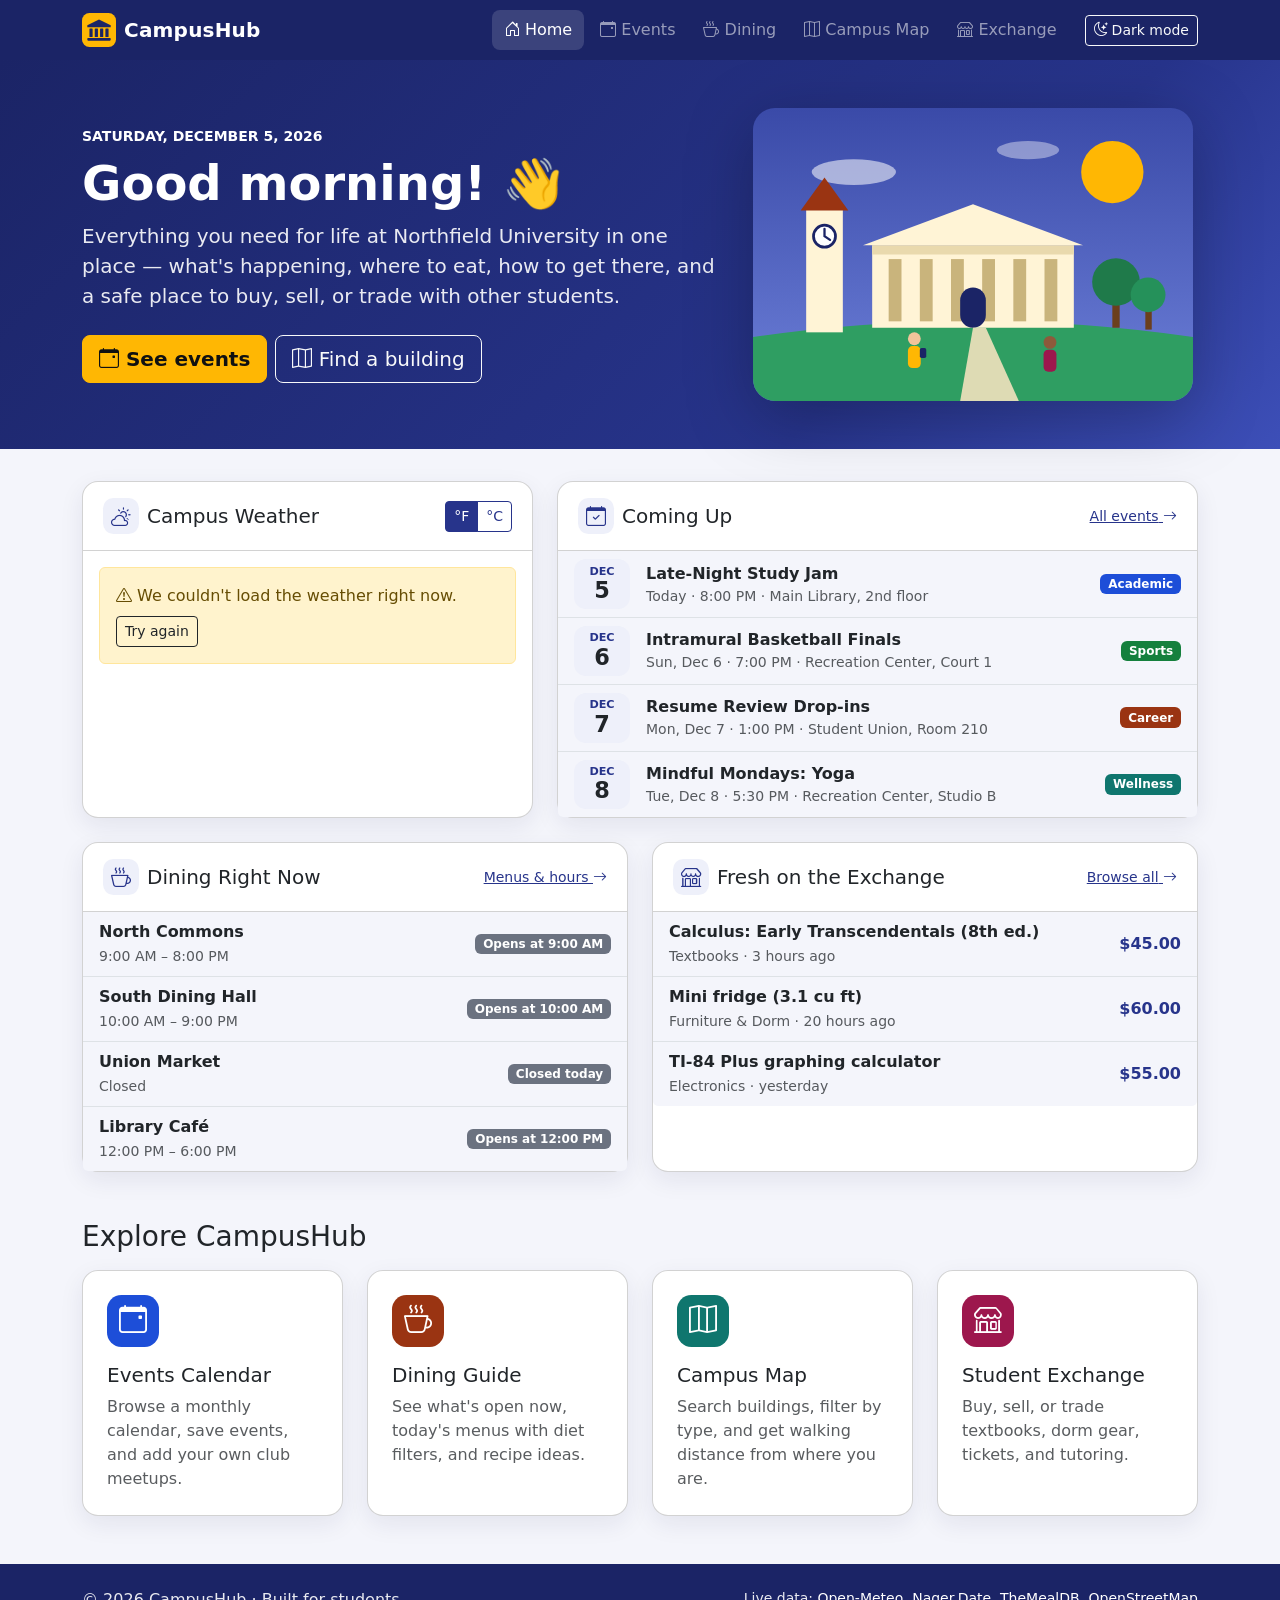
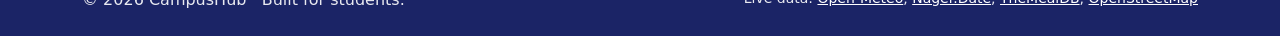
<file: index.html>
<!DOCTYPE html>
<html lang="en" data-bs-theme="light">
<head>
  <meta charset="UTF-8">
  <meta name="viewport" content="width=device-width, initial-scale=1">
  <meta name="description" content="CampusHub is a campus life super app: live weather, events, dining hours, an interactive campus map and a student marketplace in one place.">
  <title>Home | CampusHub</title>
  <link rel="icon" href="assets/img/logo.svg" type="image/svg+xml">

  <!-- Bootstrap 5 + Bootstrap Icons (CDN) -->
  <link rel="stylesheet" href="https://cdn.jsdelivr.net/npm/bootstrap@5.3.3/dist/css/bootstrap.min.css">
  <link rel="stylesheet" href="https://cdn.jsdelivr.net/npm/bootstrap-icons@1.11.3/font/bootstrap-icons.min.css">
  <!-- Custom styles (loaded last so they can override Bootstrap) -->
  <link rel="stylesheet" href="css/styles.css">

  <script>
    // Apply the saved (or system) color theme before the page paints to avoid a flash.
    try {
      const saved = JSON.parse(localStorage.getItem("campushub.theme"));
      const prefersDark = window.matchMedia("(prefers-color-scheme: dark)").matches;
      document.documentElement.setAttribute("data-bs-theme", saved || (prefersDark ? "dark" : "light"));
    } catch (e) { /* storage unavailable: keep light theme */ }
  </script>
</head>
<body>
  <a class="visually-hidden-focusable skip-link" href="#main">Skip to main content</a>

  <header>
    <nav class="navbar navbar-expand-lg navbar-dark bg-brand sticky-top" aria-label="Main navigation">
      <div class="container">
        <a class="navbar-brand d-flex align-items-center gap-2" href="index.html">
          <img src="assets/img/logo.svg" alt="" width="34" height="34">
          <span>CampusHub</span>
        </a>
        <button class="navbar-toggler" type="button" data-bs-toggle="collapse" data-bs-target="#mainNav"
                aria-controls="mainNav" aria-expanded="false" aria-label="Toggle navigation">
          <span class="navbar-toggler-icon"></span>
        </button>
        <div class="collapse navbar-collapse" id="mainNav">
          <ul class="navbar-nav ms-auto gap-lg-1">
            <li class="nav-item"><a class="nav-link active" aria-current="page" href="index.html"><i class="bi bi-house-door" aria-hidden="true"></i> Home</a></li>
            <li class="nav-item"><a class="nav-link" href="events.html"><i class="bi bi-calendar-event" aria-hidden="true"></i> Events</a></li>
            <li class="nav-item"><a class="nav-link" href="dining.html"><i class="bi bi-cup-hot" aria-hidden="true"></i> Dining</a></li>
            <li class="nav-item"><a class="nav-link" href="map.html"><i class="bi bi-map" aria-hidden="true"></i> Campus Map</a></li>
            <li class="nav-item"><a class="nav-link" href="marketplace.html"><i class="bi bi-shop" aria-hidden="true"></i> Exchange</a></li>
          </ul>
          <button id="themeToggle" class="btn btn-outline-light btn-sm ms-lg-3 my-2 my-lg-0" type="button" aria-pressed="false">
            <i class="bi bi-moon-stars" aria-hidden="true"></i><span class="ms-1">Dark mode</span>
          </button>
        </div>
      </div>
    </nav>
  </header>

  <main id="main" tabindex="-1">
    <!-- Hero / greeting -->
    <section class="hero" aria-labelledby="greeting">
      <div class="container">
        <div class="row align-items-center g-4">
          <div class="col-lg-7">
            <p class="text-uppercase fw-semibold small mb-2" id="todayDate">Today</p>
            <h1 class="display-5 fw-bold" id="greeting">Welcome to CampusHub</h1>
            <p class="lead mb-4">
              Everything you need for life at <span data-campus-name>your campus</span> in one place —
              what's happening, where to eat, how to get there, and a safe place to buy, sell, or trade with other students.
            </p>
            <div class="d-flex flex-wrap gap-2 justify-content-center justify-content-lg-start">
              <a class="btn btn-accent btn-lg" href="events.html"><i class="bi bi-calendar-event" aria-hidden="true"></i> See events</a>
              <a class="btn btn-outline-light btn-lg" href="map.html"><i class="bi bi-map" aria-hidden="true"></i> Find a building</a>
            </div>
          </div>
          <div class="col-lg-5 text-center">
            <img class="hero-img" src="assets/img/campus-hero.svg" width="480" height="320"
                 alt="Illustration of a sunny campus quad with a columned library, a clock tower, trees, and students walking.">
          </div>
        </div>
      </div>
    </section>

    <div class="container">
      <!-- At-a-glance dashboard -->
      <div class="row g-4">
        <!-- Live weather (Open-Meteo API) -->
        <section class="col-lg-5" aria-labelledby="weatherHeading">
          <div class="card ch-card h-100">
            <div class="card-header d-flex flex-wrap align-items-center justify-content-between gap-2">
              <h2 class="h5 mb-0 d-flex align-items-center" id="weatherHeading">
                <span class="card-title-icon"><i class="bi bi-cloud-sun" aria-hidden="true"></i></span>
                Campus Weather
              </h2>
              <div class="btn-group btn-group-sm" role="group" aria-label="Temperature units">
                <input type="radio" class="btn-check" name="units" id="unitF" value="fahrenheit" checked>
                <label class="btn btn-outline-primary" for="unitF">°F</label>
                <input type="radio" class="btn-check" name="units" id="unitC" value="celsius">
                <label class="btn btn-outline-primary" for="unitC">°C</label>
              </div>
            </div>
            <div class="card-body" id="weatherBody" aria-live="polite" aria-busy="true">
              <span class="skeleton mb-3" style="height:4rem"></span>
              <span class="skeleton mb-2"></span>
              <span class="skeleton" style="height:5rem"></span>
              <span class="visually-hidden">Loading weather…</span>
            </div>
          </div>
        </section>

        <!-- Next events -->
        <section class="col-lg-7" aria-labelledby="upcomingHeading">
          <div class="card ch-card h-100">
            <div class="card-header d-flex align-items-center justify-content-between">
              <h2 class="h5 mb-0 d-flex align-items-center" id="upcomingHeading">
                <span class="card-title-icon"><i class="bi bi-calendar-check" aria-hidden="true"></i></span>
                Coming Up
              </h2>
              <a href="events.html" class="small">All events<span class="visually-hidden"> on the events calendar</span> <i class="bi bi-arrow-right" aria-hidden="true"></i></a>
            </div>
            <ul class="list-group list-group-flush" id="upcomingList">
              <li class="list-group-item">Loading events…</li>
            </ul>
          </div>
        </section>

        <!-- Dining open now -->
        <section class="col-md-6" aria-labelledby="diningHeading">
          <div class="card ch-card h-100">
            <div class="card-header d-flex align-items-center justify-content-between">
              <h2 class="h5 mb-0 d-flex align-items-center" id="diningHeading">
                <span class="card-title-icon"><i class="bi bi-cup-hot" aria-hidden="true"></i></span>
                Dining Right Now
              </h2>
              <a href="dining.html" class="small">Menus &amp; hours <i class="bi bi-arrow-right" aria-hidden="true"></i></a>
            </div>
            <ul class="list-group list-group-flush" id="diningNow"></ul>
          </div>
        </section>

        <!-- Latest marketplace listings -->
        <section class="col-md-6" aria-labelledby="exchangeHeading">
          <div class="card ch-card h-100">
            <div class="card-header d-flex align-items-center justify-content-between">
              <h2 class="h5 mb-0 d-flex align-items-center" id="exchangeHeading">
                <span class="card-title-icon"><i class="bi bi-shop" aria-hidden="true"></i></span>
                Fresh on the Exchange
              </h2>
              <a href="marketplace.html" class="small">Browse all<span class="visually-hidden"> listings</span> <i class="bi bi-arrow-right" aria-hidden="true"></i></a>
            </div>
            <ul class="list-group list-group-flush" id="latestListings"></ul>
          </div>
        </section>
      </div>

      <!-- Feature tiles -->
      <section class="mt-5" aria-labelledby="featuresHeading">
        <h2 class="h3 mb-3" id="featuresHeading">Explore CampusHub</h2>
        <div class="row g-4">
          <div class="col-sm-6 col-lg-3">
            <a class="card ch-card feature-tile cat-academic" href="events.html">
              <span class="feature-icon"><i class="bi bi-calendar-event" aria-hidden="true"></i></span>
              <h3 class="h5">Events Calendar</h3>
              <p class="mb-0 text-body-secondary">Browse a monthly calendar, save events, and add your own club meetups.</p>
            </a>
          </div>
          <div class="col-sm-6 col-lg-3">
            <a class="card ch-card feature-tile cat-dining" href="dining.html">
              <span class="feature-icon"><i class="bi bi-cup-hot" aria-hidden="true"></i></span>
              <h3 class="h5">Dining Guide</h3>
              <p class="mb-0 text-body-secondary">See what's open now, today's menus with diet filters, and recipe ideas.</p>
            </a>
          </div>
          <div class="col-sm-6 col-lg-3">
            <a class="card ch-card feature-tile cat-services" href="map.html">
              <span class="feature-icon"><i class="bi bi-map" aria-hidden="true"></i></span>
              <h3 class="h5">Campus Map</h3>
              <p class="mb-0 text-body-secondary">Search buildings, filter by type, and get walking distance from where you are.</p>
            </a>
          </div>
          <div class="col-sm-6 col-lg-3">
            <a class="card ch-card feature-tile cat-social" href="marketplace.html">
              <span class="feature-icon"><i class="bi bi-shop" aria-hidden="true"></i></span>
              <h3 class="h5">Student Exchange</h3>
              <p class="mb-0 text-body-secondary">Buy, sell, or trade textbooks, dorm gear, tickets, and tutoring.</p>
            </a>
          </div>
        </div>
      </section>
    </div>
  </main>

  <footer class="site-footer mt-5 py-4">
    <div class="container d-flex flex-column flex-md-row justify-content-between gap-2">
      <p class="mb-0">&copy; <span id="year">2026</span> CampusHub · Built for students.</p>
      <p class="mb-0 small">
        Live data: <a href="https://open-meteo.com/">Open-Meteo</a>,
        <a href="https://date.nager.at/">Nager.Date</a>,
        <a href="https://www.themealdb.com/">TheMealDB</a>,
        <a href="https://www.openstreetmap.org/copyright">OpenStreetMap</a>
      </p>
    </div>
  </footer>

  <!-- Scripts: Bootstrap bundle, shared data/helpers, then this page's logic -->
  <script src="https://cdn.jsdelivr.net/npm/bootstrap@5.3.3/dist/js/bootstrap.bundle.min.js"></script>
  <script src="js/data.js"></script>
  <script src="js/main.js"></script>
  <script src="js/dashboard.js"></script>
</body>
</html>
</file>
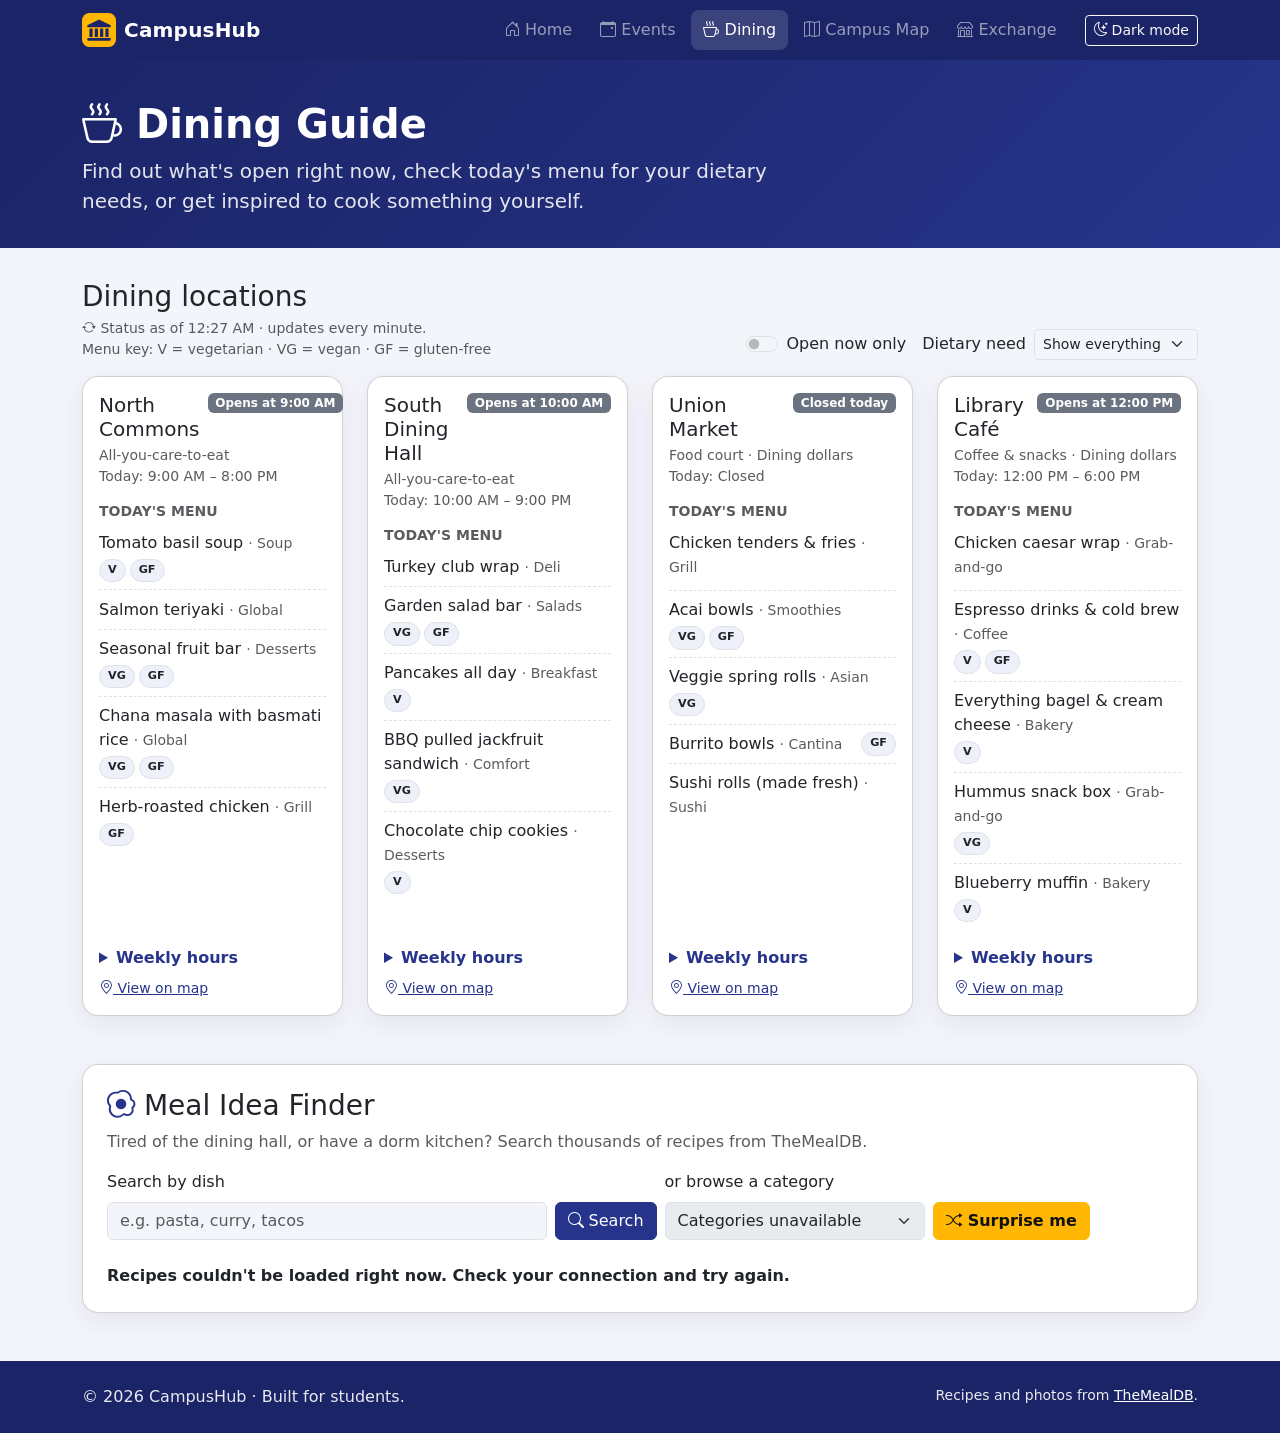
<file: dining.html>
<!DOCTYPE html>
<html lang="en" data-bs-theme="light">
<head>
  <meta charset="UTF-8">
  <meta name="viewport" content="width=device-width, initial-scale=1">
  <meta name="description" content="Campus dining guide: live open/closed status, today's menus with dietary filters, and recipe ideas from TheMealDB API.">
  <title>Dining | CampusHub</title>
  <link rel="icon" href="assets/img/logo.svg" type="image/svg+xml">

  <link rel="stylesheet" href="https://cdn.jsdelivr.net/npm/bootstrap@5.3.3/dist/css/bootstrap.min.css">
  <link rel="stylesheet" href="https://cdn.jsdelivr.net/npm/bootstrap-icons@1.11.3/font/bootstrap-icons.min.css">
  <link rel="stylesheet" href="css/styles.css">

  <script>
    // Apply the saved (or system) color theme before the page paints to avoid a flash.
    try {
      const saved = JSON.parse(localStorage.getItem("campushub.theme"));
      const prefersDark = window.matchMedia("(prefers-color-scheme: dark)").matches;
      document.documentElement.setAttribute("data-bs-theme", saved || (prefersDark ? "dark" : "light"));
    } catch (e) { /* storage unavailable: keep light theme */ }
  </script>
</head>
<body>
  <a class="visually-hidden-focusable skip-link" href="#main">Skip to main content</a>

  <header>
    <nav class="navbar navbar-expand-lg navbar-dark bg-brand sticky-top" aria-label="Main navigation">
      <div class="container">
        <a class="navbar-brand d-flex align-items-center gap-2" href="index.html">
          <img src="assets/img/logo.svg" alt="" width="34" height="34">
          <span>CampusHub</span>
        </a>
        <button class="navbar-toggler" type="button" data-bs-toggle="collapse" data-bs-target="#mainNav"
                aria-controls="mainNav" aria-expanded="false" aria-label="Toggle navigation">
          <span class="navbar-toggler-icon"></span>
        </button>
        <div class="collapse navbar-collapse" id="mainNav">
          <ul class="navbar-nav ms-auto gap-lg-1">
            <li class="nav-item"><a class="nav-link" href="index.html"><i class="bi bi-house-door" aria-hidden="true"></i> Home</a></li>
            <li class="nav-item"><a class="nav-link" href="events.html"><i class="bi bi-calendar-event" aria-hidden="true"></i> Events</a></li>
            <li class="nav-item"><a class="nav-link active" aria-current="page" href="dining.html"><i class="bi bi-cup-hot" aria-hidden="true"></i> Dining</a></li>
            <li class="nav-item"><a class="nav-link" href="map.html"><i class="bi bi-map" aria-hidden="true"></i> Campus Map</a></li>
            <li class="nav-item"><a class="nav-link" href="marketplace.html"><i class="bi bi-shop" aria-hidden="true"></i> Exchange</a></li>
          </ul>
          <button id="themeToggle" class="btn btn-outline-light btn-sm ms-lg-3 my-2 my-lg-0" type="button" aria-pressed="false">
            <i class="bi bi-moon-stars" aria-hidden="true"></i><span class="ms-1">Dark mode</span>
          </button>
        </div>
      </div>
    </nav>
  </header>

  <main id="main" tabindex="-1">
    <div class="page-header">
      <div class="container">
        <h1 class="fw-bold"><i class="bi bi-cup-hot" aria-hidden="true"></i> Dining Guide</h1>
        <p class="lead mb-0">Find out what's open right now, check today's menu for your dietary needs, or get inspired to cook something yourself.</p>
      </div>
    </div>

    <div class="container">
      <!-- Dining halls: live open/closed status -->
      <section aria-labelledby="hallsHeading">
        <div class="d-flex flex-wrap align-items-end justify-content-between gap-3 mb-3">
          <div>
            <h2 class="h3 mb-1" id="hallsHeading">Dining locations</h2>
            <p class="small text-body-secondary mb-0" id="lastUpdated"></p>
          </div>
          <form class="d-flex flex-wrap align-items-center gap-3" id="diningFilters" aria-label="Filter dining locations">
            <div class="form-check form-switch mb-0">
              <input class="form-check-input" type="checkbox" role="switch" id="openNowOnly">
              <label class="form-check-label" for="openNowOnly">Open now only</label>
            </div>
            <div class="d-flex align-items-center gap-2">
              <label for="dietFilter" class="form-label mb-0 text-nowrap">Dietary need</label>
              <select class="form-select form-select-sm" id="dietFilter">
                <option value="all">Show everything</option>
                <option value="vegetarian">Vegetarian</option>
                <option value="vegan">Vegan</option>
                <option value="gluten-free">Gluten-free</option>
              </select>
            </div>
          </form>
        </div>
        <p class="visually-hidden" id="hallCount" role="status"></p>
        <div class="row g-4" id="diningHalls"><!-- rendered by dining.js --></div>
      </section>

      <!-- Recipe finder: TheMealDB API -->
      <section class="mt-5" aria-labelledby="recipesHeading">
        <div class="card ch-card">
          <div class="card-body p-4">
            <h2 class="h3" id="recipesHeading"><i class="bi bi-egg-fried text-brand" aria-hidden="true"></i> Meal Idea Finder</h2>
            <p class="text-body-secondary">Tired of the dining hall, or have a dorm kitchen? Search thousands of recipes from TheMealDB.</p>

            <form class="row g-2 align-items-end mb-4" id="recipeSearchForm" role="search">
              <div class="col-md-5">
                <label for="recipeQuery" class="form-label">Search by dish</label>
                <input type="search" class="form-control" id="recipeQuery" placeholder="e.g. pasta, curry, tacos">
              </div>
              <div class="col-auto">
                <button type="submit" class="btn btn-primary"><i class="bi bi-search" aria-hidden="true"></i> Search</button>
              </div>
              <div class="col-md-3">
                <label for="recipeCategory" class="form-label">or browse a category</label>
                <select class="form-select" id="recipeCategory">
                  <option value="">Loading categories…</option>
                </select>
              </div>
              <div class="col-auto">
                <button type="button" class="btn btn-accent" id="randomRecipe"><i class="bi bi-shuffle" aria-hidden="true"></i> Surprise me</button>
              </div>
            </form>

            <p class="fw-semibold" id="recipeStatus" role="status"></p>
            <div class="row g-3" id="recipeResults" aria-busy="false"></div>
          </div>
        </div>
      </section>
    </div>
  </main>

  <!-- Recipe details dialog -->
  <div class="modal fade" id="recipeModal" tabindex="-1" aria-labelledby="recipeModalTitle" aria-hidden="true">
    <div class="modal-dialog modal-lg modal-dialog-scrollable">
      <div class="modal-content">
        <div class="modal-header">
          <h2 class="modal-title h5" id="recipeModalTitle">Recipe</h2>
          <button type="button" class="btn-close" data-bs-dismiss="modal" aria-label="Close"></button>
        </div>
        <div class="modal-body" id="recipeModalBody"></div>
      </div>
    </div>
  </div>

  <footer class="site-footer mt-5 py-4">
    <div class="container d-flex flex-column flex-md-row justify-content-between gap-2">
      <p class="mb-0">&copy; <span id="year">2026</span> CampusHub · Built for students.</p>
      <p class="mb-0 small">Recipes and photos from <a href="https://www.themealdb.com/">TheMealDB</a>.</p>
    </div>
  </footer>

  <script src="https://cdn.jsdelivr.net/npm/bootstrap@5.3.3/dist/js/bootstrap.bundle.min.js"></script>
  <script src="js/data.js"></script>
  <script src="js/main.js"></script>
  <script src="js/dining.js"></script>
</body>
</html>
</file>
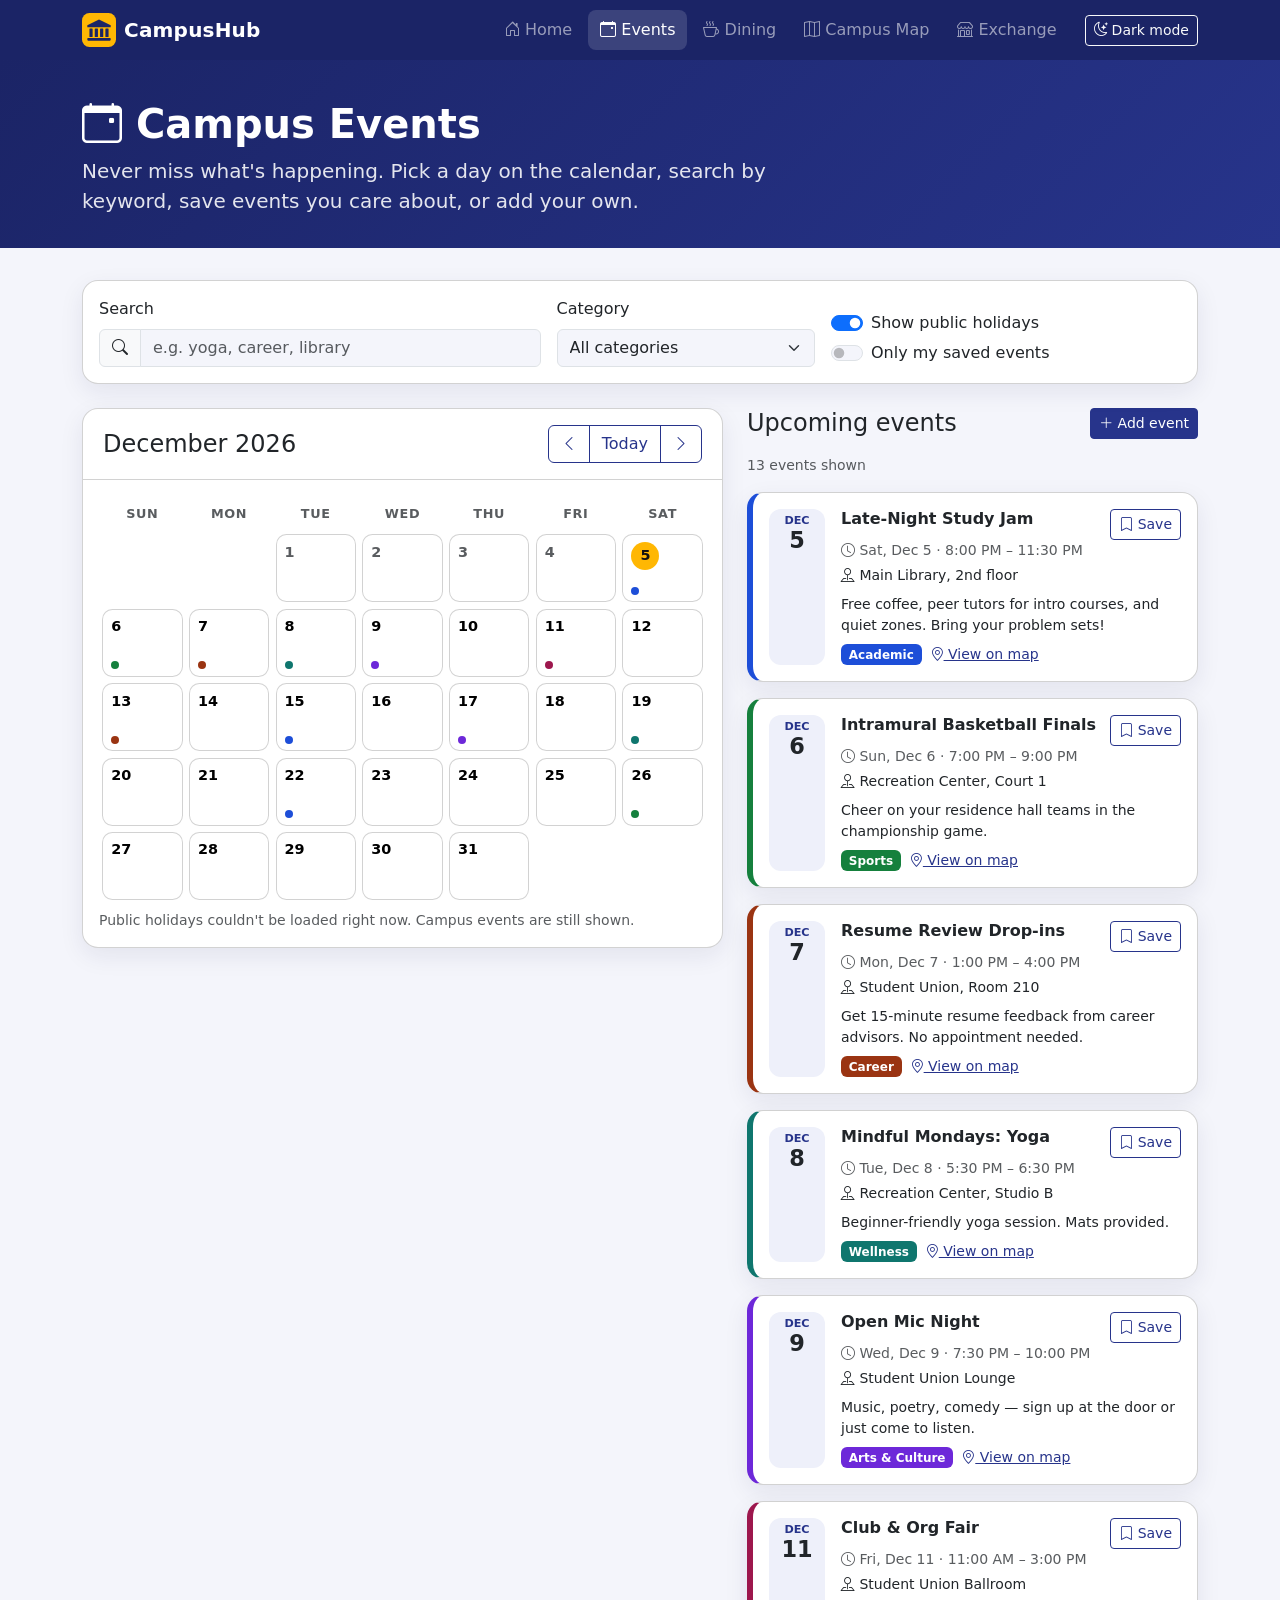
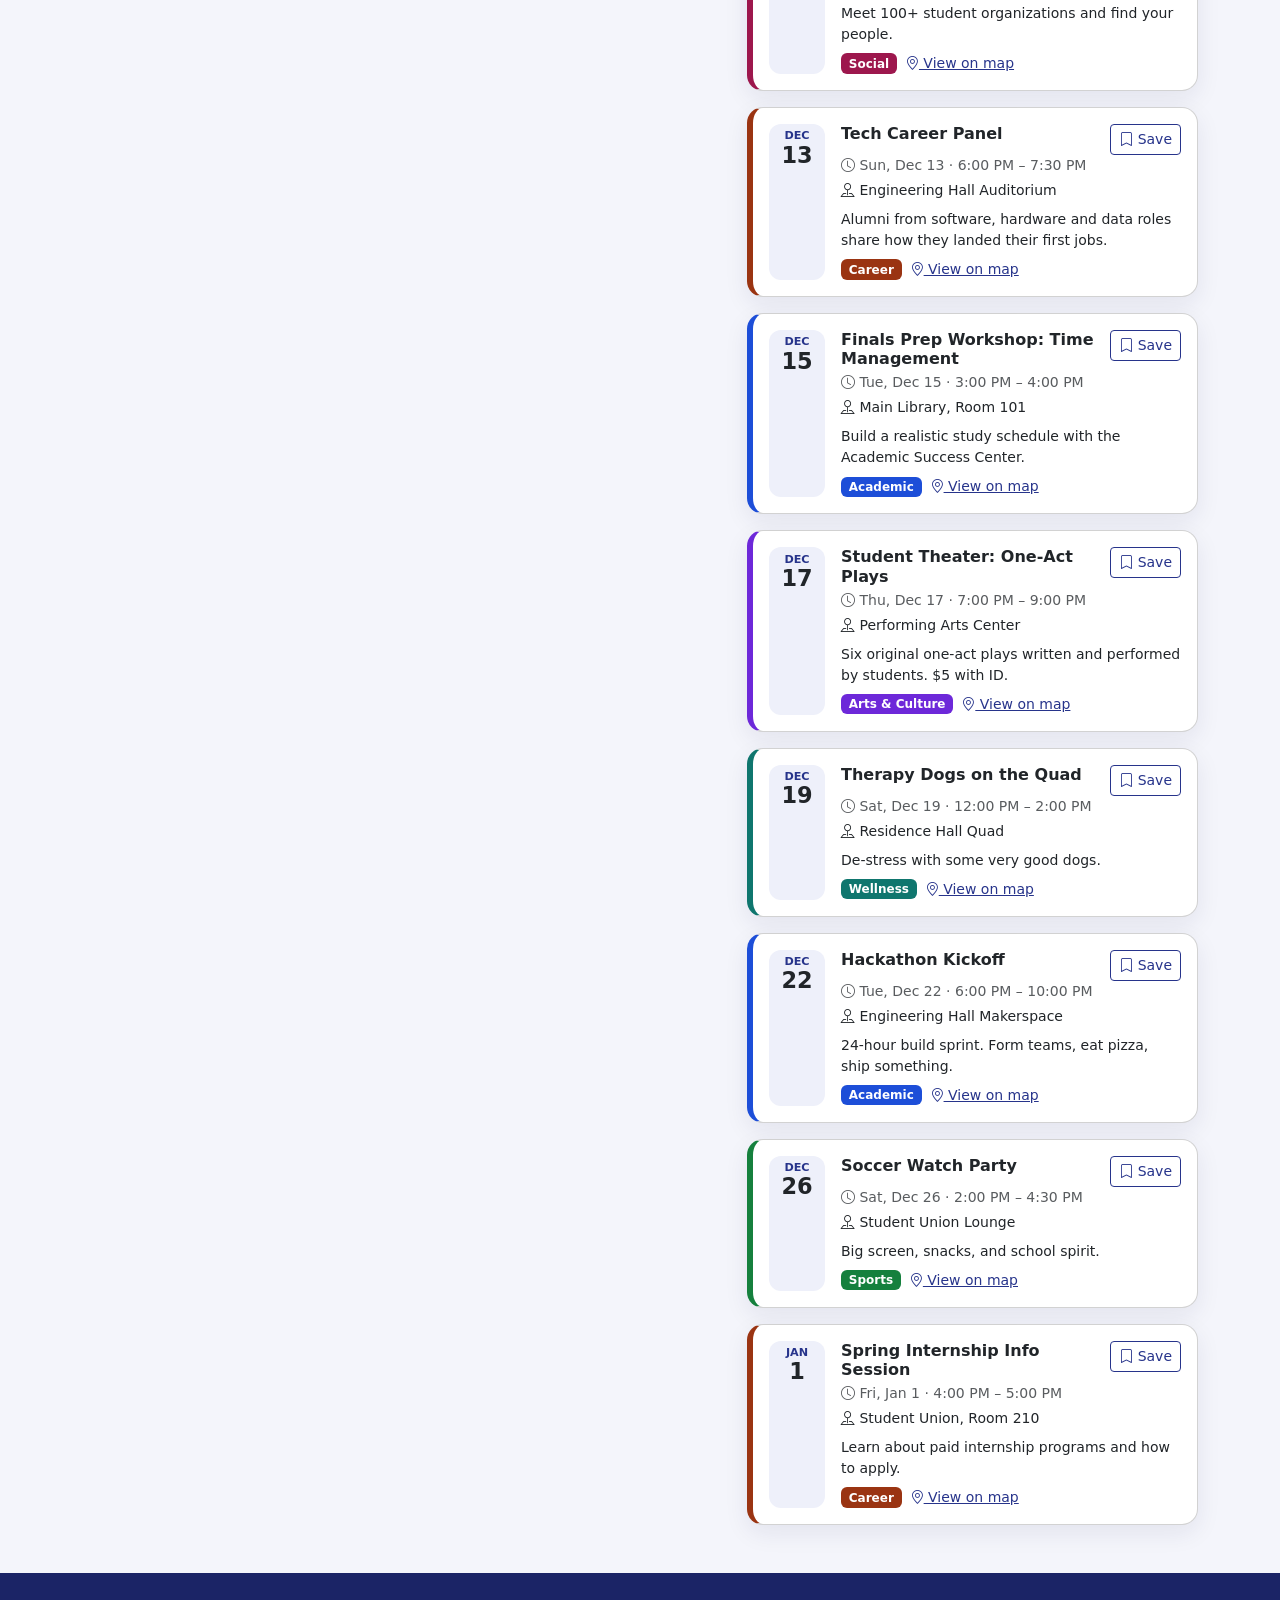
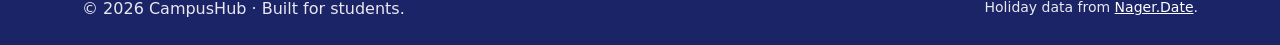
<file: events.html>
<!DOCTYPE html>
<html lang="en" data-bs-theme="light">
<head>
  <meta charset="UTF-8">
  <meta name="viewport" content="width=device-width, initial-scale=1">
  <meta name="description" content="Campus events calendar: browse, search, save, and add student events. Public holidays load live from the Nager.Date API.">
  <title>Events | CampusHub</title>
  <link rel="icon" href="assets/img/logo.svg" type="image/svg+xml">

  <link rel="stylesheet" href="https://cdn.jsdelivr.net/npm/bootstrap@5.3.3/dist/css/bootstrap.min.css">
  <link rel="stylesheet" href="https://cdn.jsdelivr.net/npm/bootstrap-icons@1.11.3/font/bootstrap-icons.min.css">
  <link rel="stylesheet" href="css/styles.css">

  <script>
    // Apply the saved (or system) color theme before the page paints to avoid a flash.
    try {
      const saved = JSON.parse(localStorage.getItem("campushub.theme"));
      const prefersDark = window.matchMedia("(prefers-color-scheme: dark)").matches;
      document.documentElement.setAttribute("data-bs-theme", saved || (prefersDark ? "dark" : "light"));
    } catch (e) { /* storage unavailable: keep light theme */ }
  </script>
</head>
<body>
  <a class="visually-hidden-focusable skip-link" href="#main">Skip to main content</a>

  <header>
    <nav class="navbar navbar-expand-lg navbar-dark bg-brand sticky-top" aria-label="Main navigation">
      <div class="container">
        <a class="navbar-brand d-flex align-items-center gap-2" href="index.html">
          <img src="assets/img/logo.svg" alt="" width="34" height="34">
          <span>CampusHub</span>
        </a>
        <button class="navbar-toggler" type="button" data-bs-toggle="collapse" data-bs-target="#mainNav"
                aria-controls="mainNav" aria-expanded="false" aria-label="Toggle navigation">
          <span class="navbar-toggler-icon"></span>
        </button>
        <div class="collapse navbar-collapse" id="mainNav">
          <ul class="navbar-nav ms-auto gap-lg-1">
            <li class="nav-item"><a class="nav-link" href="index.html"><i class="bi bi-house-door" aria-hidden="true"></i> Home</a></li>
            <li class="nav-item"><a class="nav-link active" aria-current="page" href="events.html"><i class="bi bi-calendar-event" aria-hidden="true"></i> Events</a></li>
            <li class="nav-item"><a class="nav-link" href="dining.html"><i class="bi bi-cup-hot" aria-hidden="true"></i> Dining</a></li>
            <li class="nav-item"><a class="nav-link" href="map.html"><i class="bi bi-map" aria-hidden="true"></i> Campus Map</a></li>
            <li class="nav-item"><a class="nav-link" href="marketplace.html"><i class="bi bi-shop" aria-hidden="true"></i> Exchange</a></li>
          </ul>
          <button id="themeToggle" class="btn btn-outline-light btn-sm ms-lg-3 my-2 my-lg-0" type="button" aria-pressed="false">
            <i class="bi bi-moon-stars" aria-hidden="true"></i><span class="ms-1">Dark mode</span>
          </button>
        </div>
      </div>
    </nav>
  </header>

  <main id="main" tabindex="-1">
    <div class="page-header">
      <div class="container">
        <h1 class="fw-bold"><i class="bi bi-calendar-event" aria-hidden="true"></i> Campus Events</h1>
        <p class="lead mb-0">Never miss what's happening. Pick a day on the calendar, search by keyword, save events you care about, or add your own.</p>
      </div>
    </div>

    <div class="container">
      <!-- Filters toolbar -->
      <section class="card ch-card mb-4" aria-labelledby="filtersHeading">
        <div class="card-body">
          <h2 class="visually-hidden" id="filtersHeading">Filter events</h2>
          <form class="row g-3 align-items-end" id="eventFilters" role="search">
            <div class="col-md-5">
              <label for="eventSearch" class="form-label">Search</label>
              <div class="input-group">
                <span class="input-group-text"><i class="bi bi-search" aria-hidden="true"></i></span>
                <input type="search" class="form-control" id="eventSearch" placeholder="e.g. yoga, career, library">
              </div>
            </div>
            <div class="col-sm-6 col-md-3">
              <label for="eventCategory" class="form-label">Category</label>
              <select class="form-select" id="eventCategory">
                <option value="all">All categories</option>
                <!-- options added by events.js from EVENT_CATEGORIES -->
              </select>
            </div>
            <div class="col-sm-6 col-md-4 d-flex flex-column gap-1">
              <div class="form-check form-switch">
                <input class="form-check-input" type="checkbox" role="switch" id="showHolidays" checked>
                <label class="form-check-label" for="showHolidays">Show public holidays</label>
              </div>
              <div class="form-check form-switch">
                <input class="form-check-input" type="checkbox" role="switch" id="savedOnly">
                <label class="form-check-label" for="savedOnly">Only my saved events</label>
              </div>
            </div>
          </form>
        </div>
      </section>

      <div class="row g-4">
        <!-- Month calendar -->
        <section class="col-lg-7" aria-labelledby="monthLabel">
          <div class="card ch-card">
            <div class="card-header d-flex flex-wrap align-items-center justify-content-between gap-2">
              <h2 class="h4 mb-0" id="monthLabel" aria-live="polite">Month</h2>
              <div class="btn-group" role="group" aria-label="Change month">
                <button type="button" class="btn btn-outline-primary" id="prevMonth" aria-label="Previous month">
                  <i class="bi bi-chevron-left" aria-hidden="true"></i>
                </button>
                <button type="button" class="btn btn-outline-primary" id="todayBtn">Today</button>
                <button type="button" class="btn btn-outline-primary" id="nextMonth" aria-label="Next month">
                  <i class="bi bi-chevron-right" aria-hidden="true"></i>
                </button>
              </div>
            </div>
            <div class="card-body p-2 p-sm-3">
              <div id="calendar"><!-- calendar table rendered by events.js --></div>
              <p class="small text-body-secondary mt-2 mb-0" id="holidayStatus" aria-live="polite"></p>
            </div>
          </div>
        </section>

        <!-- Agenda list -->
        <section class="col-lg-5" aria-labelledby="agendaHeading">
          <div class="d-flex flex-wrap align-items-center justify-content-between gap-2 mb-3">
            <h2 class="h4 mb-0" id="agendaHeading">Upcoming events</h2>
            <div class="d-flex gap-2">
              <button type="button" class="btn btn-sm btn-outline-primary d-none" id="clearDay">Show all upcoming</button>
              <button type="button" class="btn btn-sm btn-primary" data-bs-toggle="modal" data-bs-target="#addEventModal">
                <i class="bi bi-plus-lg" aria-hidden="true"></i> Add event
              </button>
            </div>
          </div>
          <p class="small text-body-secondary" id="agendaCount" role="status"></p>
          <div id="agendaList" class="d-flex flex-column gap-3"></div>
        </section>
      </div>
    </div>
  </main>

  <!-- Add-event dialog (Bootstrap modal) -->
  <div class="modal fade" id="addEventModal" tabindex="-1" aria-labelledby="addEventTitle" aria-hidden="true">
    <div class="modal-dialog modal-dialog-scrollable">
      <form class="modal-content" id="addEventForm" novalidate>
        <div class="modal-header">
          <h2 class="modal-title h5" id="addEventTitle">Add a campus event</h2>
          <button type="button" class="btn-close" data-bs-dismiss="modal" aria-label="Close"></button>
        </div>
        <div class="modal-body">
          <p class="small text-body-secondary">Fields marked <span aria-hidden="true">*</span><span class="visually-hidden">with an asterisk</span> are required. Events are saved in this browser.</p>
          <div class="mb-3">
            <label for="evTitle" class="form-label">Event name *</label>
            <input type="text" class="form-control" id="evTitle" required maxlength="80">
            <div class="invalid-feedback">Please give the event a name.</div>
          </div>
          <div class="row g-3 mb-3">
            <div class="col-sm-6">
              <label for="evDate" class="form-label">Date *</label>
              <input type="date" class="form-control" id="evDate" required>
              <div class="invalid-feedback">Please choose a date.</div>
            </div>
            <div class="col-sm-6">
              <label for="evCategory" class="form-label">Category *</label>
              <select class="form-select" id="evCategory" required>
                <option value="">Choose…</option>
              </select>
              <div class="invalid-feedback">Please choose a category.</div>
            </div>
            <div class="col-6">
              <label for="evStart" class="form-label">Start time *</label>
              <input type="time" class="form-control" id="evStart" required>
              <div class="invalid-feedback">Add a start time.</div>
            </div>
            <div class="col-6">
              <label for="evEnd" class="form-label">End time *</label>
              <input type="time" class="form-control" id="evEnd" required>
              <div class="invalid-feedback" id="evEndFeedback">Add an end time after the start.</div>
            </div>
          </div>
          <div class="mb-3">
            <label for="evLocation" class="form-label">Location *</label>
            <input type="text" class="form-control" id="evLocation" required maxlength="80" list="buildingOptions"
                   placeholder="e.g. Student Union, Room 210">
            <datalist id="buildingOptions"></datalist>
            <div class="invalid-feedback">Where is it happening?</div>
          </div>
          <div class="mb-1">
            <label for="evDescription" class="form-label">Description</label>
            <textarea class="form-control" id="evDescription" rows="3" maxlength="300"></textarea>
          </div>
        </div>
        <div class="modal-footer">
          <button type="button" class="btn btn-outline-secondary" data-bs-dismiss="modal">Cancel</button>
          <button type="submit" class="btn btn-primary">Save event</button>
        </div>
      </form>
    </div>
  </div>

  <footer class="site-footer mt-5 py-4">
    <div class="container d-flex flex-column flex-md-row justify-content-between gap-2">
      <p class="mb-0">&copy; <span id="year">2026</span> CampusHub · Built for students.</p>
      <p class="mb-0 small">Holiday data from <a href="https://date.nager.at/">Nager.Date</a>.</p>
    </div>
  </footer>

  <script src="https://cdn.jsdelivr.net/npm/bootstrap@5.3.3/dist/js/bootstrap.bundle.min.js"></script>
  <script src="js/data.js"></script>
  <script src="js/main.js"></script>
  <script src="js/events.js"></script>
</body>
</html>
</file>
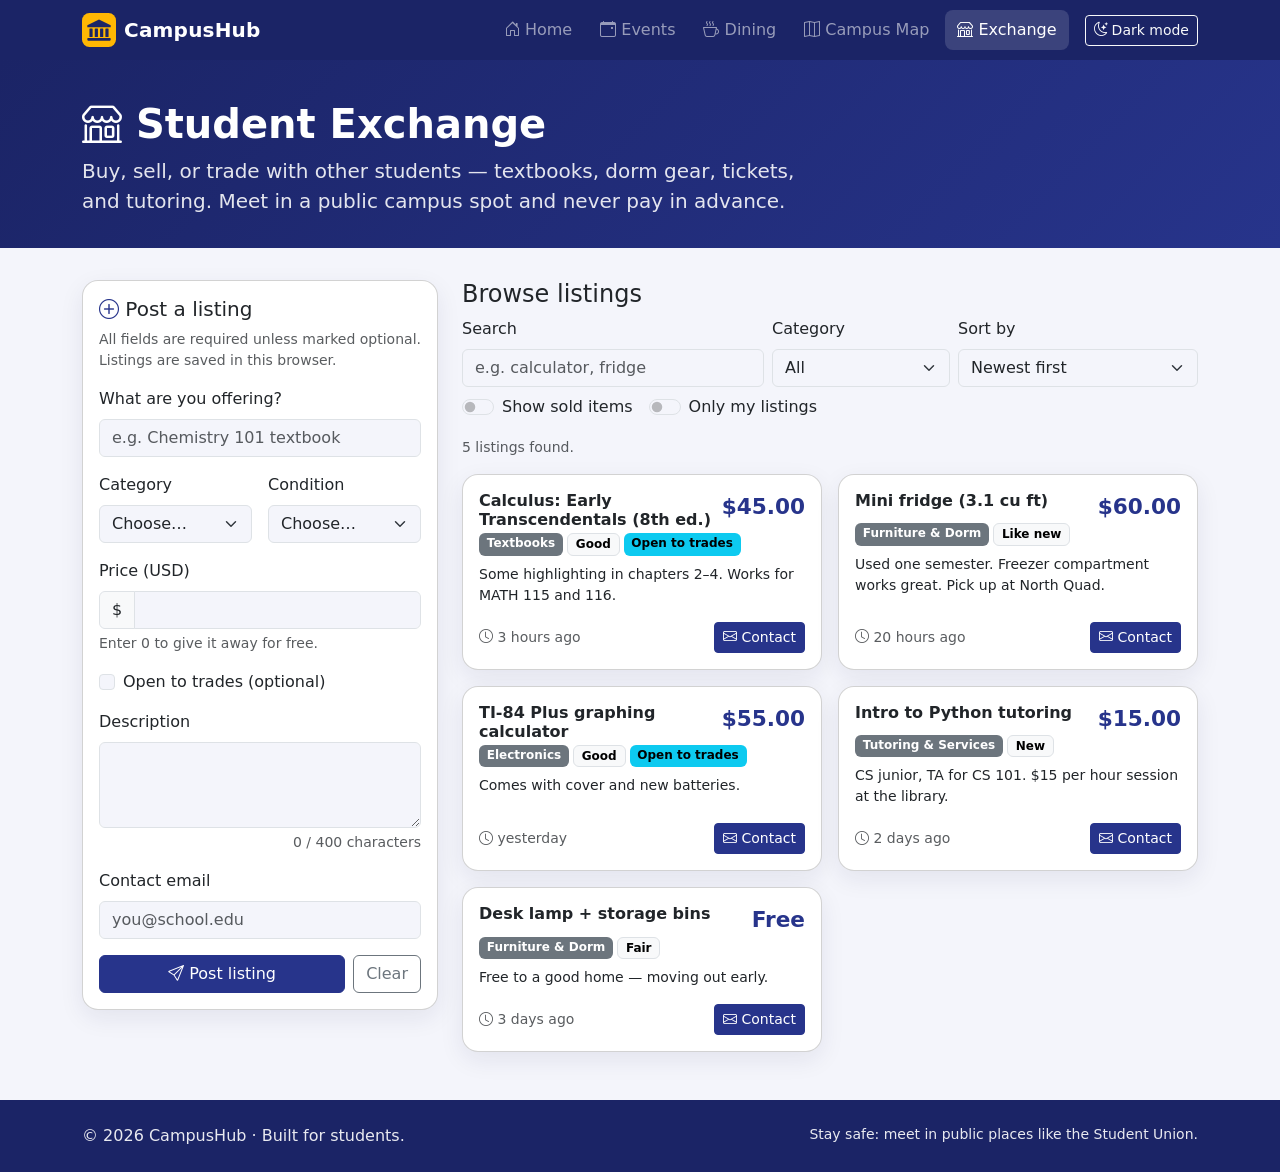
<file: marketplace.html>
<!DOCTYPE html>
<html lang="en" data-bs-theme="light">
<head>
  <meta charset="UTF-8">
  <meta name="viewport" content="width=device-width, initial-scale=1">
  <meta name="description" content="Student Exchange: buy, sell, or trade textbooks, dorm furniture, electronics, tickets and tutoring with other students.">
  <title>Student Exchange | CampusHub</title>
  <link rel="icon" href="assets/img/logo.svg" type="image/svg+xml">

  <link rel="stylesheet" href="https://cdn.jsdelivr.net/npm/bootstrap@5.3.3/dist/css/bootstrap.min.css">
  <link rel="stylesheet" href="https://cdn.jsdelivr.net/npm/bootstrap-icons@1.11.3/font/bootstrap-icons.min.css">
  <link rel="stylesheet" href="css/styles.css">

  <script>
    // Apply the saved (or system) color theme before the page paints to avoid a flash.
    try {
      const saved = JSON.parse(localStorage.getItem("campushub.theme"));
      const prefersDark = window.matchMedia("(prefers-color-scheme: dark)").matches;
      document.documentElement.setAttribute("data-bs-theme", saved || (prefersDark ? "dark" : "light"));
    } catch (e) { /* storage unavailable: keep light theme */ }
  </script>
</head>
<body>
  <a class="visually-hidden-focusable skip-link" href="#main">Skip to main content</a>

  <header>
    <nav class="navbar navbar-expand-lg navbar-dark bg-brand sticky-top" aria-label="Main navigation">
      <div class="container">
        <a class="navbar-brand d-flex align-items-center gap-2" href="index.html">
          <img src="assets/img/logo.svg" alt="" width="34" height="34">
          <span>CampusHub</span>
        </a>
        <button class="navbar-toggler" type="button" data-bs-toggle="collapse" data-bs-target="#mainNav"
                aria-controls="mainNav" aria-expanded="false" aria-label="Toggle navigation">
          <span class="navbar-toggler-icon"></span>
        </button>
        <div class="collapse navbar-collapse" id="mainNav">
          <ul class="navbar-nav ms-auto gap-lg-1">
            <li class="nav-item"><a class="nav-link" href="index.html"><i class="bi bi-house-door" aria-hidden="true"></i> Home</a></li>
            <li class="nav-item"><a class="nav-link" href="events.html"><i class="bi bi-calendar-event" aria-hidden="true"></i> Events</a></li>
            <li class="nav-item"><a class="nav-link" href="dining.html"><i class="bi bi-cup-hot" aria-hidden="true"></i> Dining</a></li>
            <li class="nav-item"><a class="nav-link" href="map.html"><i class="bi bi-map" aria-hidden="true"></i> Campus Map</a></li>
            <li class="nav-item"><a class="nav-link active" aria-current="page" href="marketplace.html"><i class="bi bi-shop" aria-hidden="true"></i> Exchange</a></li>
          </ul>
          <button id="themeToggle" class="btn btn-outline-light btn-sm ms-lg-3 my-2 my-lg-0" type="button" aria-pressed="false">
            <i class="bi bi-moon-stars" aria-hidden="true"></i><span class="ms-1">Dark mode</span>
          </button>
        </div>
      </div>
    </nav>
  </header>

  <main id="main" tabindex="-1">
    <div class="page-header">
      <div class="container">
        <h1 class="fw-bold"><i class="bi bi-shop" aria-hidden="true"></i> Student Exchange</h1>
        <p class="lead mb-0">Buy, sell, or trade with other students — textbooks, dorm gear, tickets, and tutoring. Meet in a public campus spot and never pay in advance.</p>
      </div>
    </div>

    <div class="container">
      <div class="row g-4">
        <!-- Post a listing -->
        <section class="col-lg-4" aria-labelledby="postHeading">
          <div class="card ch-card sticky-lg-form">
            <div class="card-body">
              <h2 class="h5" id="postHeading"><i class="bi bi-plus-circle text-brand" aria-hidden="true"></i> Post a listing</h2>
              <p class="small text-body-secondary">All fields are required unless marked optional. Listings are saved in this browser.</p>

              <form id="listingForm" novalidate>
                <div class="mb-3">
                  <label for="lsTitle" class="form-label">What are you offering?</label>
                  <input type="text" class="form-control" id="lsTitle" required minlength="3" maxlength="80"
                         placeholder="e.g. Chemistry 101 textbook">
                  <div class="invalid-feedback">Enter a title (at least 3 characters).</div>
                </div>

                <div class="row g-3 mb-3">
                  <div class="col-sm-6 col-lg-12 col-xl-6">
                    <label for="lsCategory" class="form-label">Category</label>
                    <select class="form-select" id="lsCategory" required>
                      <option value="">Choose…</option>
                    </select>
                    <div class="invalid-feedback">Choose a category.</div>
                  </div>
                  <div class="col-sm-6 col-lg-12 col-xl-6">
                    <label for="lsCondition" class="form-label">Condition</label>
                    <select class="form-select" id="lsCondition" required>
                      <option value="">Choose…</option>
                      <option>New</option>
                      <option>Like new</option>
                      <option>Good</option>
                      <option>Fair</option>
                    </select>
                    <div class="invalid-feedback">Choose a condition.</div>
                  </div>
                </div>

                <div class="mb-3">
                  <label for="lsPrice" class="form-label">Price (USD)</label>
                  <div class="input-group has-validation">
                    <span class="input-group-text">$</span>
                    <input type="number" class="form-control" id="lsPrice" required min="0" max="5000" step="0.01"
                           aria-describedby="priceHelp">
                    <div class="invalid-feedback">Enter a price from $0 to $5,000.</div>
                  </div>
                  <div id="priceHelp" class="form-text">Enter 0 to give it away for free.</div>
                </div>

                <div class="form-check mb-3">
                  <input class="form-check-input" type="checkbox" id="lsTrade">
                  <label class="form-check-label" for="lsTrade">Open to trades (optional)</label>
                </div>

                <div class="mb-3">
                  <label for="lsDescription" class="form-label">Description</label>
                  <textarea class="form-control" id="lsDescription" rows="3" required minlength="10" maxlength="400"
                            aria-describedby="descCount"></textarea>
                  <div class="invalid-feedback">Add a short description (10+ characters).</div>
                  <div id="descCount" class="form-text text-end">0 / 400 characters</div>
                </div>

                <div class="mb-3">
                  <label for="lsContact" class="form-label">Contact email</label>
                  <input type="email" class="form-control" id="lsContact" required placeholder="you@school.edu"
                         autocomplete="email">
                  <div class="invalid-feedback">Enter a valid email so buyers can reach you.</div>
                </div>

                <div class="d-flex gap-2">
                  <button type="submit" class="btn btn-primary flex-grow-1"><i class="bi bi-send" aria-hidden="true"></i> Post listing</button>
                  <button type="reset" class="btn btn-outline-secondary">Clear</button>
                </div>
              </form>
            </div>
          </div>
        </section>

        <!-- Browse listings -->
        <section class="col-lg-8" aria-labelledby="browseHeading">
          <h2 class="h4" id="browseHeading" tabindex="-1">Browse listings</h2>
          <form class="row g-2 align-items-end mb-3" id="listingFilters" role="search">
            <div class="col-md-5">
              <label for="lsSearch" class="form-label">Search</label>
              <input type="search" class="form-control" id="lsSearch" placeholder="e.g. calculator, fridge">
            </div>
            <div class="col-6 col-md-3">
              <label for="lsFilterCategory" class="form-label">Category</label>
              <select class="form-select" id="lsFilterCategory">
                <option value="all">All</option>
              </select>
            </div>
            <div class="col-6 col-md-4">
              <label for="lsSort" class="form-label">Sort by</label>
              <select class="form-select" id="lsSort">
                <option value="newest">Newest first</option>
                <option value="price-asc">Price: low to high</option>
                <option value="price-desc">Price: high to low</option>
              </select>
            </div>
            <div class="col-12 d-flex flex-wrap gap-3">
              <div class="form-check form-switch">
                <input class="form-check-input" type="checkbox" role="switch" id="lsShowSold">
                <label class="form-check-label" for="lsShowSold">Show sold items</label>
              </div>
              <div class="form-check form-switch">
                <input class="form-check-input" type="checkbox" role="switch" id="lsMineOnly">
                <label class="form-check-label" for="lsMineOnly">Only my listings</label>
              </div>
            </div>
          </form>

          <p class="small text-body-secondary" id="listingCount" role="status"></p>
          <div class="row g-3" id="listingGrid"><!-- rendered by marketplace.js --></div>
        </section>
      </div>
    </div>
  </main>

  <footer class="site-footer mt-5 py-4">
    <div class="container d-flex flex-column flex-md-row justify-content-between gap-2">
      <p class="mb-0">&copy; <span id="year">2026</span> CampusHub · Built for students.</p>
      <p class="mb-0 small">Stay safe: meet in public places like the Student Union.</p>
    </div>
  </footer>

  <script src="https://cdn.jsdelivr.net/npm/bootstrap@5.3.3/dist/js/bootstrap.bundle.min.js"></script>
  <script src="js/data.js"></script>
  <script src="js/main.js"></script>
  <script src="js/marketplace.js"></script>
</body>
</html>
</file>
<file: css/styles.css>
/* ==========================================================================
   CampusHub — custom styles
   --------------------------------------------------------------------------
   Bootstrap 5 provides the grid, components and utilities. This file adds:
   1. Brand design tokens (light + dark theme)
   2. Accessibility helpers (skip link, focus rings, reduced motion)
   3. Shared layout pieces (navbar, hero, cards, footer)
   4. Feature-specific styles (calendar, dining, map, marketplace)
   5. Responsive rules for tablet and mobile
   ========================================================================== */

/* ---------- 1. Design tokens ---------- */
:root,
[data-bs-theme="light"] {
  --ch-brand: #27348b;
  --ch-brand-dark: #1b2466;
  --ch-brand-text: #27348b;      /* brand color used for text on page bg */
  --ch-accent: #ffb703;
  --ch-focus: #1b2466;
  --ch-surface: #ffffff;
  --ch-page-bg: #f4f5fb;
  --ch-muted-surface: #eef0fa;
  --ch-radius: 1rem;
  --ch-shadow: 0 0.5rem 1.5rem rgba(20, 28, 80, 0.08);

  /* Re-point Bootstrap's primary color at the brand color */
  --bs-primary: #27348b;
  --bs-primary-rgb: 39, 52, 139;
  --bs-link-color: #27348b;
  --bs-link-color-rgb: 39, 52, 139;
  --bs-link-hover-color: #1b2466;
  --bs-link-hover-color-rgb: 27, 36, 102;
  --bs-body-bg: var(--ch-page-bg);
}

[data-bs-theme="dark"] {
  --ch-brand-text: #b4bdff;
  --ch-focus: #ffb703;
  --ch-surface: #1c1f2e;
  --ch-page-bg: #12141f;
  --ch-muted-surface: #24283a;
  --ch-shadow: 0 0.5rem 1.5rem rgba(0, 0, 0, 0.35);

  --bs-primary-rgb: 180, 189, 255;
  --bs-link-color: #b4bdff;
  --bs-link-color-rgb: 180, 189, 255;
  --bs-link-hover-color: #d6dbff;
  --bs-link-hover-color-rgb: 214, 219, 255;
  --bs-body-bg: var(--ch-page-bg);
  --bs-tertiary-bg: #24283a;
}

/* Category colors — every value passes WCAG AA (4.5:1) against white text */
.cat-academic   { --cat-color: #1d4ed8; }
.cat-social     { --cat-color: #9d174d; }
.cat-sports     { --cat-color: #15803d; }
.cat-career     { --cat-color: #9a3412; }
.cat-arts       { --cat-color: #6d28d9; }
.cat-wellness   { --cat-color: #0f766e; }
.cat-holiday    { --cat-color: #475569; }
.cat-dining     { --cat-color: #9a3412; }
.cat-study      { --cat-color: #6d28d9; }
.cat-services   { --cat-color: #0f766e; }
.cat-recreation { --cat-color: #15803d; }
.cat-housing    { --cat-color: #9d174d; }
.cat-transport  { --cat-color: #475569; }

/* ---------- 2. Base + accessibility ---------- */
body {
  background-color: var(--ch-page-bg);
  min-height: 100vh;
  display: flex;
  flex-direction: column;
}

main {
  flex: 1 0 auto;
}

/* Visible keyboard focus everywhere (WCAG 2.4.7) */
:focus-visible {
  outline: 3px solid var(--ch-focus);
  outline-offset: 2px;
}

.navbar :focus-visible,
.hero :focus-visible,
.site-footer :focus-visible {
  outline-color: var(--ch-accent);
}

/* Bootstrap's focus glow is replaced by the outline above for consistency */
.btn:focus-visible,
.form-control:focus-visible,
.form-select:focus-visible,
.form-check-input:focus-visible {
  box-shadow: none;
}

/* Skip link: hidden until focused, then pinned to the top-left corner */
.skip-link:focus {
  position: fixed;
  top: 0.75rem;
  left: 0.75rem;
  z-index: 2000;
  padding: 0.75rem 1rem;
  background: var(--ch-accent);
  color: #111;
  font-weight: 600;
  border-radius: 0.5rem;
  text-decoration: none;
}

.text-brand {
  color: var(--ch-brand-text) !important;
}

/* Respect users who prefer less motion */
@media (prefers-reduced-motion: reduce) {
  *,
  *::before,
  *::after {
    animation-duration: 0.01ms !important;
    animation-iteration-count: 1 !important;
    transition-duration: 0.01ms !important;
    scroll-behavior: auto !important;
  }
}

/* ---------- 3. Shared layout ---------- */
.bg-brand {
  background-color: var(--ch-brand-dark) !important;
}

.navbar-brand {
  font-weight: 700;
  letter-spacing: 0.01em;
}

.navbar .nav-link {
  border-radius: 0.5rem;
  padding-inline: 0.75rem !important;
}

.navbar .nav-link.active,
.navbar .nav-link[aria-current="page"] {
  background-color: rgba(255, 255, 255, 0.14);
  color: #fff;
}

/* Brand primary buttons */
.btn-primary {
  --bs-btn-bg: var(--ch-brand);
  --bs-btn-border-color: var(--ch-brand);
  --bs-btn-hover-bg: var(--ch-brand-dark);
  --bs-btn-hover-border-color: var(--ch-brand-dark);
  --bs-btn-active-bg: var(--ch-brand-dark);
  --bs-btn-active-border-color: var(--ch-brand-dark);
  --bs-btn-disabled-bg: var(--ch-brand);
  --bs-btn-disabled-border-color: var(--ch-brand);
}

.btn-outline-primary {
  --bs-btn-color: var(--ch-brand-text);
  --bs-btn-border-color: var(--ch-brand-text);
  --bs-btn-hover-bg: var(--ch-brand);
  --bs-btn-hover-border-color: var(--ch-brand);
  --bs-btn-hover-color: #fff;
  --bs-btn-active-bg: var(--ch-brand);
  --bs-btn-active-border-color: var(--ch-brand);
  --bs-btn-active-color: #fff;
}

.btn-accent {
  background-color: var(--ch-accent);
  border-color: var(--ch-accent);
  color: #111;
  font-weight: 600;
}

.btn-accent:hover,
.btn-accent:focus-visible {
  background-color: #ffc933;
  border-color: #ffc933;
  color: #111;
}

/* Page header band used on every feature page */
.page-header {
  background: linear-gradient(135deg, var(--ch-brand-dark), var(--ch-brand));
  color: #fff;
  padding: 2.5rem 0 2rem;
  margin-bottom: 2rem;
}

.page-header .lead {
  color: rgba(255, 255, 255, 0.88);
  max-width: 46rem;
}

/* Home hero */
.hero {
  background: linear-gradient(135deg, var(--ch-brand-dark) 0%, var(--ch-brand) 70%, #3d4fb8 100%);
  color: #fff;
  padding: 3rem 0;
  margin-bottom: 2rem;
}

.hero .lead {
  color: rgba(255, 255, 255, 0.9);
}

.hero-img {
  width: 100%;
  max-width: 440px;
  height: auto;
  filter: drop-shadow(0 1rem 2rem rgba(0, 0, 0, 0.25));
}

/* Cards */
.ch-card {
  background-color: var(--ch-surface);
  border: 1px solid var(--bs-border-color-translucent);
  border-radius: var(--ch-radius);
  box-shadow: var(--ch-shadow);
}

.ch-card > .card-header {
  background: transparent;
  border-bottom: 1px solid var(--bs-border-color-translucent);
  padding: 1rem 1.25rem;
}

.card-title-icon {
  display: inline-grid;
  place-items: center;
  width: 2.25rem;
  height: 2.25rem;
  border-radius: 0.65rem;
  background-color: var(--ch-muted-surface);
  color: var(--ch-brand-text);
  margin-right: 0.5rem;
}

/* Feature tiles on the home page */
.feature-tile {
  display: block;
  height: 100%;
  padding: 1.5rem;
  color: inherit;
  text-decoration: none;
  transition: transform 0.15s ease, box-shadow 0.15s ease;
}

.feature-tile:hover,
.feature-tile:focus-visible {
  transform: translateY(-3px);
  box-shadow: 0 1rem 2rem rgba(20, 28, 80, 0.15);
  color: inherit;
}

.feature-tile .feature-icon {
  font-size: 1.75rem;
  display: inline-grid;
  place-items: center;
  width: 3.25rem;
  height: 3.25rem;
  border-radius: 0.9rem;
  background-color: var(--cat-color, var(--ch-brand));
  color: #fff;
  margin-bottom: 1rem;
  align-self: flex-start; /* stop the flex column (.card) from stretching it */
}

.min-w-0 {
  min-width: 0; /* lets long text wrap inside flex children */
}

.badge-cat {
  background-color: var(--cat-color, #475569);
  color: #fff;
  font-weight: 600;
}

/* Footer */
.site-footer {
  background-color: var(--ch-brand-dark);
  color: rgba(255, 255, 255, 0.9);
  flex-shrink: 0;
}

.site-footer a {
  color: #fff;
}

/* Loading skeleton shimmer used while API data loads */
.skeleton {
  display: block;
  border-radius: 0.5rem;
  background: linear-gradient(90deg, var(--ch-muted-surface) 25%, var(--bs-tertiary-bg) 50%, var(--ch-muted-surface) 75%);
  background-size: 200% 100%;
  animation: shimmer 1.4s infinite linear;
  min-height: 1rem;
}

@keyframes shimmer {
  from { background-position: 200% 0; }
  to   { background-position: -200% 0; }
}

/* ---------- 4a. Dashboard ---------- */
.weather-now {
  display: flex;
  align-items: center;
  gap: 1rem;
}

.weather-now .weather-icon {
  font-size: 3.5rem;
  line-height: 1;
  color: var(--ch-brand-text);
}

.weather-now .temp {
  font-size: 3rem;
  font-weight: 700;
  line-height: 1;
}

.forecast-grid {
  display: grid;
  grid-template-columns: repeat(5, minmax(0, 1fr));
  gap: 0.5rem;
  list-style: none;
  padding: 0;
  margin: 0;
}

.forecast-day {
  text-align: center;
  background-color: var(--ch-muted-surface);
  border-radius: 0.75rem;
  padding: 0.6rem 0.25rem;
  font-size: 0.875rem;
}

.forecast-day i {
  font-size: 1.4rem;
  color: var(--ch-brand-text);
}

/* ---------- 4b. Events calendar ---------- */
.calendar-table {
  table-layout: fixed;
  width: 100%;
  --bs-table-bg: transparent;
}

.calendar-table th {
  text-align: center;
  font-size: 0.8rem;
  text-transform: uppercase;
  letter-spacing: 0.05em;
  color: var(--bs-secondary-color);
  border-bottom-width: 0;
}

.calendar-table th abbr {
  text-decoration: none;
}

.calendar-table td {
  padding: 0.2rem;
  border: 0;
}

.calendar-day {
  width: 100%;
  min-height: 4.25rem;
  display: flex;
  flex-direction: column;
  align-items: flex-start;
  justify-content: space-between;
  padding: 0.4rem 0.5rem;
  border: 1px solid var(--bs-border-color-translucent);
  border-radius: 0.65rem;
  background-color: var(--ch-surface);
  color: inherit;
  text-align: left;
  transition: background-color 0.12s ease, border-color 0.12s ease;
}

.calendar-day:hover {
  border-color: var(--ch-brand-text);
}

.calendar-day.is-past {
  color: var(--bs-secondary-color);
}

.calendar-day.is-today .day-num {
  background-color: var(--ch-accent);
  color: #111;
  border-radius: 50%;
  width: 1.75rem;
  height: 1.75rem;
  display: inline-grid;
  place-items: center;
  font-weight: 700;
}

.calendar-day[aria-pressed="true"] {
  background-color: var(--ch-brand);
  border-color: var(--ch-brand);
  color: #fff;
}

.calendar-day .day-num {
  font-weight: 600;
  font-size: 0.9rem;
}

.event-dots {
  display: flex;
  flex-wrap: wrap;
  gap: 3px;
  align-items: center;
  font-size: 0.7rem;
}

.event-dot {
  width: 8px;
  height: 8px;
  border-radius: 50%;
  background-color: var(--cat-color);
  box-shadow: 0 0 0 1px #fff;
}

.event-card {
  border-left: 6px solid var(--cat-color) !important;
}

.event-date-badge {
  flex: 0 0 auto;
  width: 3.5rem;
  text-align: center;
  border-radius: 0.75rem;
  background-color: var(--ch-muted-surface);
  padding: 0.4rem 0;
  line-height: 1.1;
}

.event-date-badge .month {
  display: block;
  font-size: 0.7rem;
  font-weight: 700;
  text-transform: uppercase;
  color: var(--ch-brand-text);
}

.event-date-badge .day {
  display: block;
  font-size: 1.4rem;
  font-weight: 700;
}

/* ---------- 4c. Dining ---------- */
.status-badge.open    { background-color: #15803d; color: #fff; }
.status-badge.closing { background-color: #ffb703; color: #111; }
.status-badge.closed  { background-color: #6b7280; color: #fff; }

.menu-list {
  list-style: none;
  padding: 0;
  margin: 0;
}

.menu-list li {
  display: flex;
  flex-wrap: wrap;
  justify-content: space-between;
  gap: 0.25rem 0.5rem;
  padding: 0.45rem 0;
  border-bottom: 1px dashed var(--bs-border-color);
}

.menu-list li:last-child {
  border-bottom: 0;
}

.diet-tag {
  font-size: 0.7rem;
  font-weight: 600;
  border-radius: 999px;
  padding: 0.15rem 0.5rem;
  background-color: var(--ch-muted-surface);
  color: var(--bs-body-color);
  border: 1px solid var(--bs-border-color);
}

.hours-table tr.is-today {
  font-weight: 700;
}

.hours-table tr.is-today td,
.hours-table tr.is-today th {
  background-color: var(--ch-muted-surface);
}

details > summary {
  cursor: pointer;
  font-weight: 600;
  color: var(--ch-brand-text);
}

.meal-card img {
  height: auto;
  aspect-ratio: 1 / 1;
  object-fit: cover;
  border-top-left-radius: var(--ch-radius);
  border-top-right-radius: var(--ch-radius);
}

.ingredient-list {
  columns: 2;
  column-gap: 1.5rem;
}

/* ---------- 4d. Campus map ---------- */
#campusMap {
  height: 70vh;
  min-height: 440px;
  border-radius: var(--ch-radius);
  z-index: 0; /* keep Leaflet panes beneath the sticky navbar */
}

.building-list {
  max-height: 52vh;
  overflow-y: auto;
}

.building-list .list-group-item {
  display: flex;
  align-items: center;
  gap: 0.75rem;
  text-align: left;
}

.building-list .list-group-item[aria-current="true"] {
  background-color: var(--ch-muted-surface);
  border-left: 4px solid var(--ch-brand-text);
  font-weight: 600;
}

.cat-swatch {
  flex: 0 0 auto;
  width: 2rem;
  height: 2rem;
  border-radius: 0.5rem;
  display: inline-grid;
  place-items: center;
  background-color: var(--cat-color);
  color: #fff;
}

/* Custom teardrop map pins built with L.divIcon */
.map-pin {
  width: 32px;
  height: 32px;
  border-radius: 50% 50% 50% 0;
  transform: rotate(-45deg);
  background-color: var(--cat-color);
  border: 2px solid #fff;
  box-shadow: 0 2px 6px rgba(0, 0, 0, 0.35);
  display: grid;
  place-items: center;
}

.map-pin i {
  transform: rotate(45deg);
  color: #fff;
  font-size: 0.95rem;
}

.leaflet-marker-icon:focus-visible .map-pin,
.leaflet-marker-icon:focus-visible {
  outline: 3px solid var(--ch-accent);
  outline-offset: 2px;
}

.user-dot {
  width: 18px;
  height: 18px;
  border-radius: 50%;
  background: #2563eb;
  border: 3px solid #fff;
  box-shadow: 0 0 0 6px rgba(37, 99, 235, 0.3);
}

.leaflet-popup-content {
  font-family: var(--bs-body-font-family);
  font-size: 0.9rem;
}

/* ---------- 4e. Marketplace ---------- */
.listing-card {
  height: 100%;
}

.listing-card.is-sold {
  opacity: 0.7;
}

.listing-card.is-sold .listing-title {
  text-decoration: line-through;
}

.listing-price {
  font-size: 1.35rem;
  font-weight: 700;
  color: var(--ch-brand-text);
}

.listing-desc {
  white-space: pre-line;
}

@media (min-width: 992px) {
  .sticky-lg-form {
    position: sticky;
    top: 5.5rem;
  }
}

/* ---------- 5. Responsive rules ---------- */

/* Tablet */
@media (max-width: 991.98px) {
  .hero {
    text-align: center;
    padding: 2.25rem 0;
  }

  .hero-img {
    max-width: 320px;
    margin-top: 1.5rem;
  }

  .building-list {
    max-height: 18rem;
  }

  #campusMap {
    height: 55vh;
    min-height: 360px;
  }
}

/* Phone */
@media (max-width: 575.98px) {
  .page-header {
    padding: 1.75rem 0 1.5rem;
    margin-bottom: 1.25rem;
  }

  .page-header h1,
  .hero h1 {
    font-size: 1.85rem;
  }

  /* Compact calendar: number only, dots shrink */
  .calendar-table td {
    padding: 0.1rem;
  }

  .calendar-day {
    min-height: 2.9rem;
    padding: 0.25rem;
    align-items: center;
  }

  .calendar-day .day-num {
    font-size: 0.8rem;
  }

  .calendar-day.is-today .day-num {
    width: 1.4rem;
    height: 1.4rem;
  }

  .event-dot {
    width: 6px;
    height: 6px;
  }

  .event-dots .more-count {
    display: none;
  }

  .forecast-grid {
    gap: 0.3rem;
  }

  .forecast-day {
    font-size: 0.75rem;
    padding: 0.5rem 0.1rem;
  }

  .weather-now .temp {
    font-size: 2.4rem;
  }

  .ingredient-list {
    columns: 1;
  }

  #campusMap {
    height: 50vh;
    min-height: 300px;
  }
}
</file>
